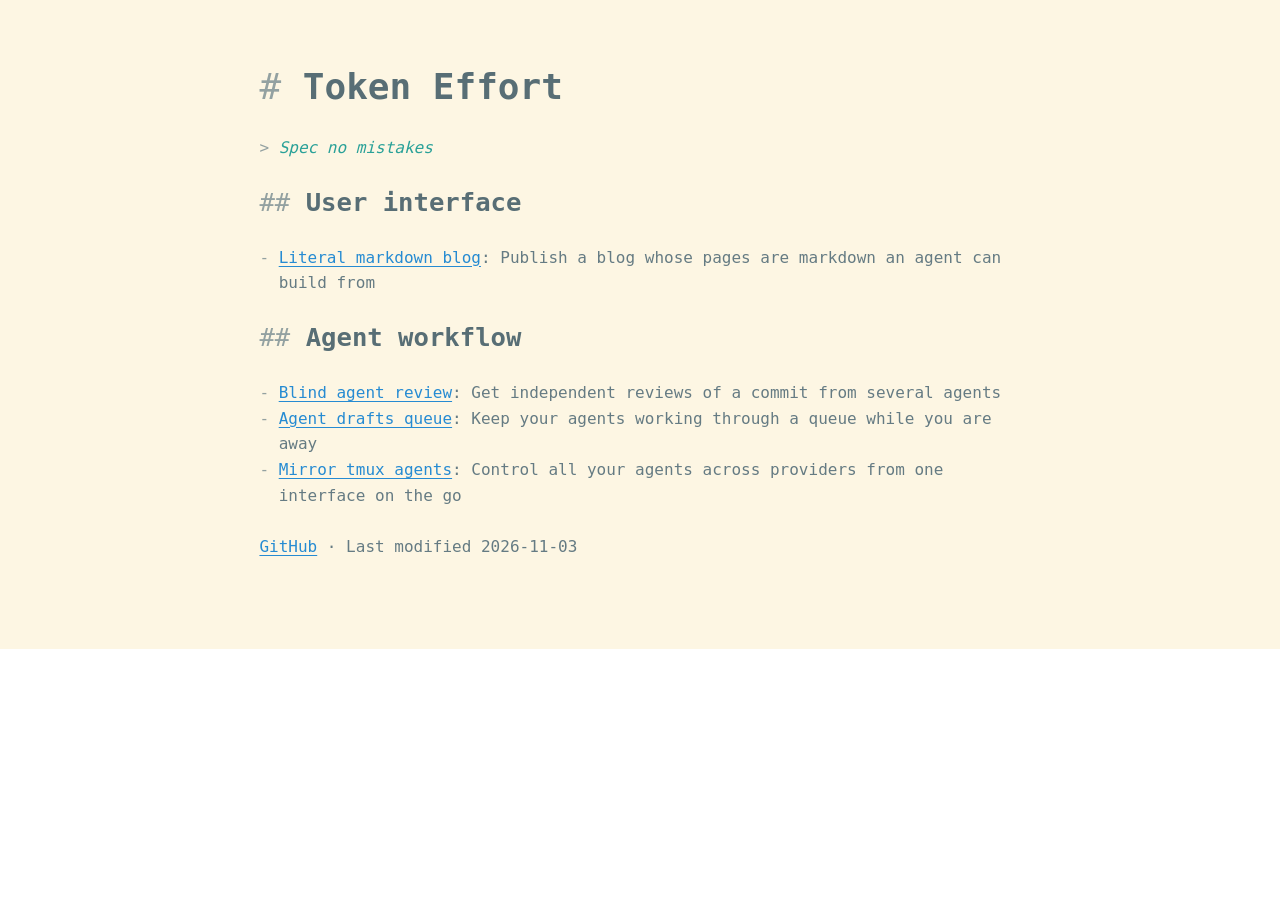
<file: index.html>
<!doctype html>
<html lang="en">
<head>
<meta charset="utf-8">
<meta name="viewport" content="width=device-width, initial-scale=1">
<title>Token Effort</title>
<link rel="alternate" type="text/markdown" href="https://pyrolistical.github.io/token-effort/index.md">
<link rel="alternate" type="application/rss+xml" href="https://pyrolistical.github.io/token-effort/feed.xml">
<link rel="stylesheet" href="https://pyrolistical.github.io/token-effort/style.ff867d752f0be8a8.css">
</head>
<body><pre>
<span class="heading-1" role="heading" aria-level="1"><span class="mark"># </span>Token Effort</span>

<span class="mark">&gt; </span><span class="quote">Spec no mistakes</span>

<span class="heading-2" role="heading" aria-level="2"><span class="mark">## </span>User interface</span>

<span class="item" style="--hang:2ch"><span class="mark">- </span><a href="https://pyrolistical.github.io/token-effort/literal-markdown-blog.html"><span class="mark">[</span>Literal markdown blog<span class="mark">](https://pyrolistical.github.io/token-effort/literal-markdown-blog.html)</span></a>: Publish a blog whose pages are markdown an agent can build from</span>

<span class="heading-2" role="heading" aria-level="2"><span class="mark">## </span>Agent workflow</span>

<span class="item" style="--hang:2ch"><span class="mark">- </span><a href="https://pyrolistical.github.io/token-effort/blind-agent-review.html"><span class="mark">[</span>Blind agent review<span class="mark">](https://pyrolistical.github.io/token-effort/blind-agent-review.html)</span></a>: Get independent reviews of a commit from several agents</span>
<span class="item" style="--hang:2ch"><span class="mark">- </span><a href="https://pyrolistical.github.io/token-effort/agent-drafts-queue.html"><span class="mark">[</span>Agent drafts queue<span class="mark">](https://pyrolistical.github.io/token-effort/agent-drafts-queue.html)</span></a>: Keep your agents working through a queue while you are away</span>
<span class="item" style="--hang:2ch"><span class="mark">- </span><a href="https://pyrolistical.github.io/token-effort/mirror-tmux-agents.html"><span class="mark">[</span>Mirror tmux agents<span class="mark">](https://pyrolistical.github.io/token-effort/mirror-tmux-agents.html)</span></a>: Control all your agents across providers from one interface on the go</span>

<a href="https://github.com/Pyrolistical/token-effort"><span class="mark">[</span>GitHub<span class="mark">](https://github.com/Pyrolistical/token-effort)</span></a> · Last modified 2026-11-03

</pre></body></html>
</file>
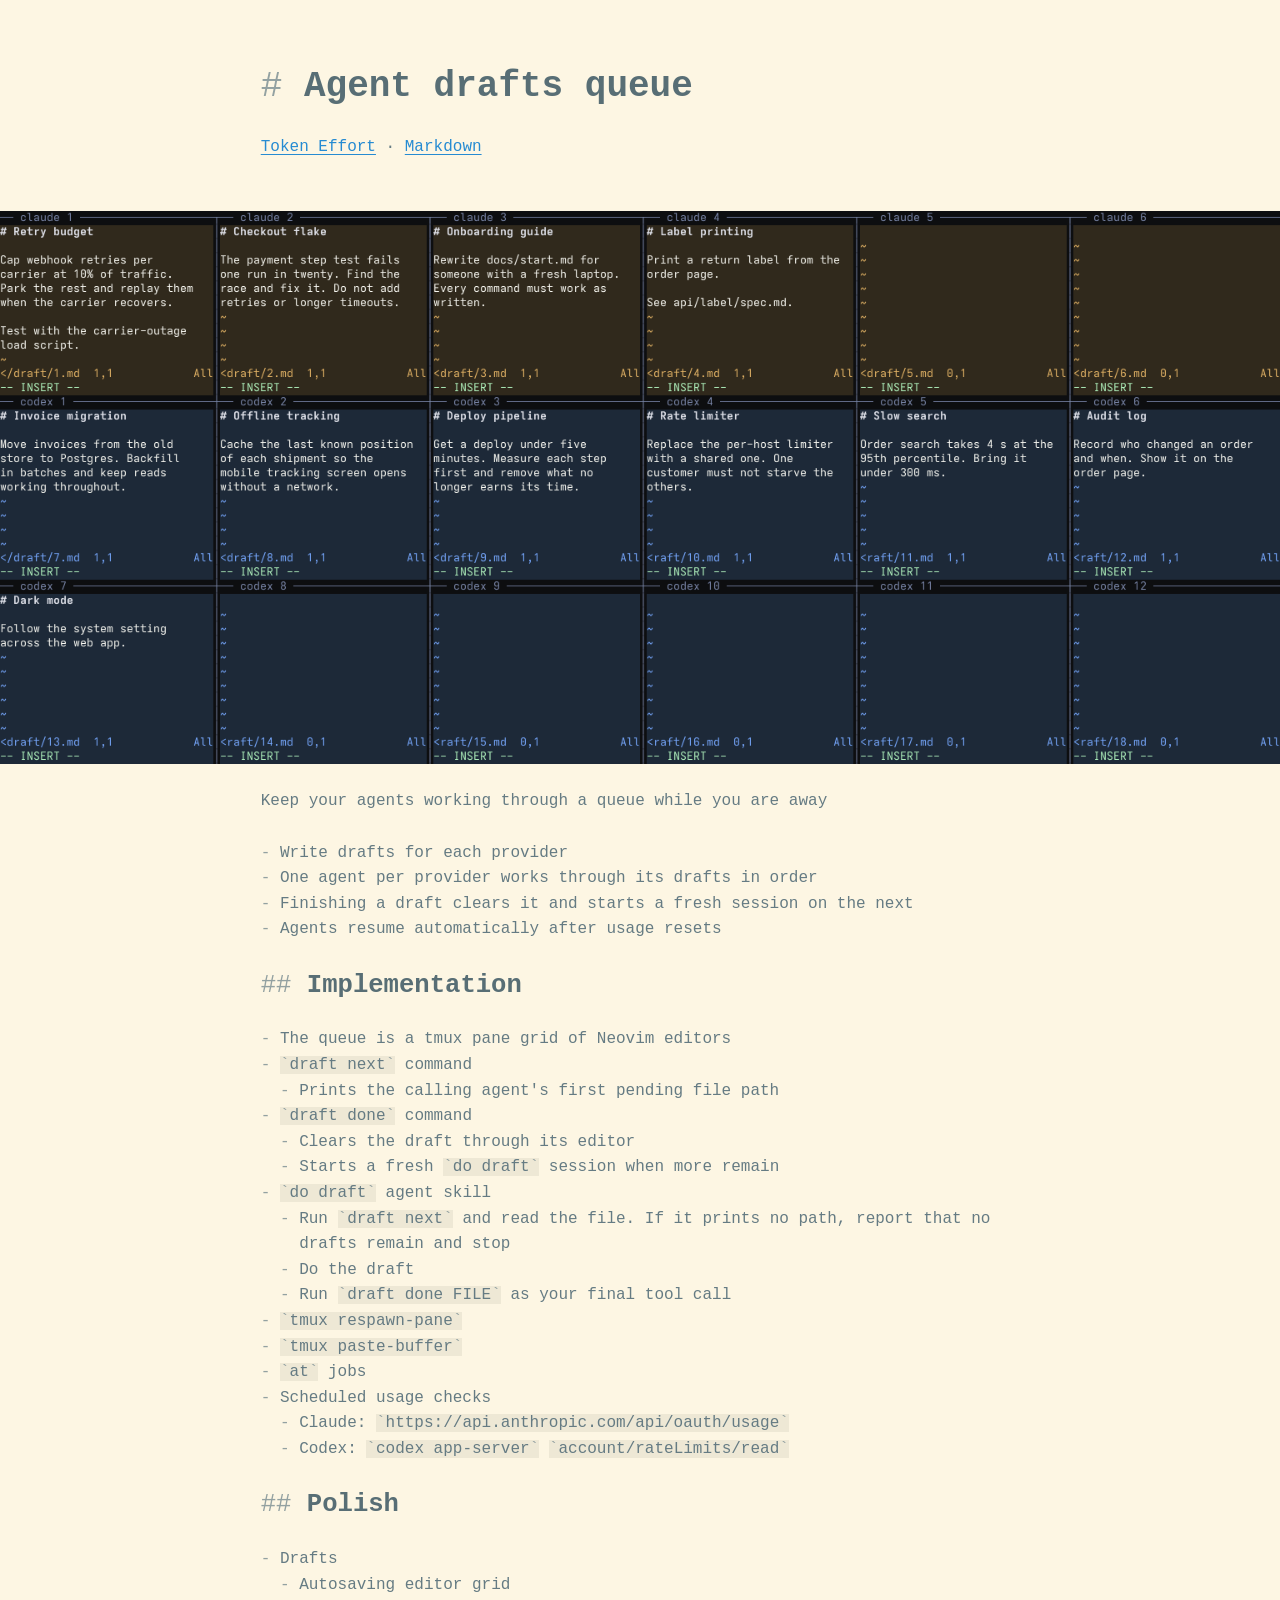
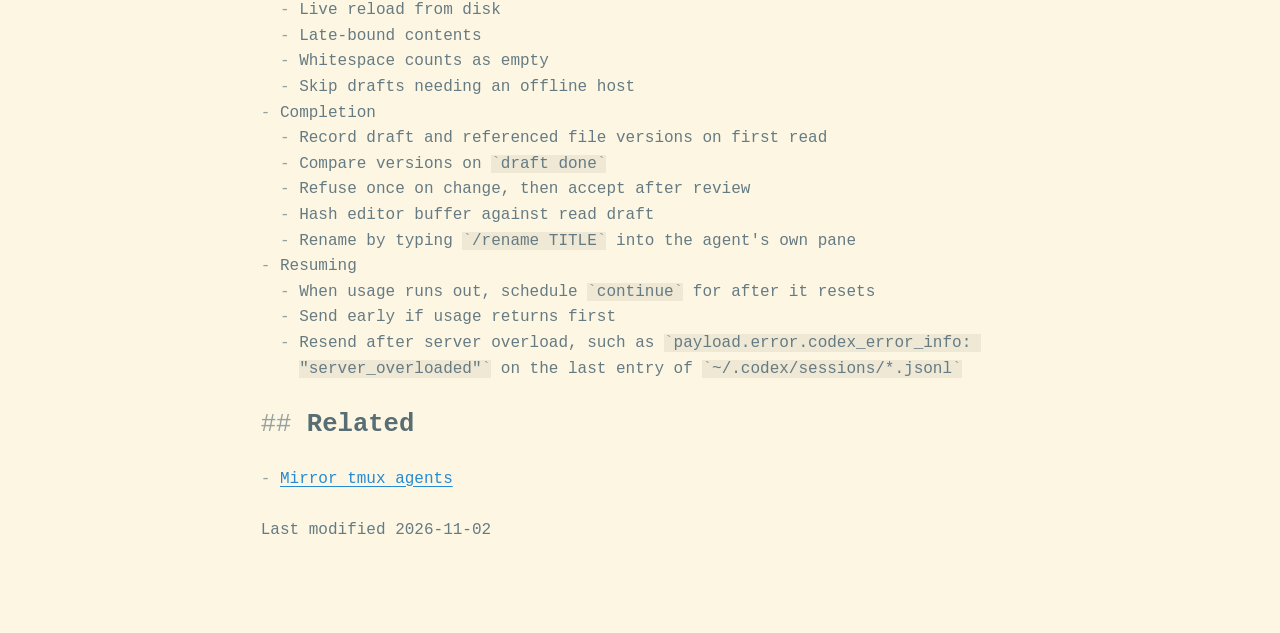
<file: agent-drafts-queue.html>
<!doctype html>
<html lang="en">
<head>
<meta charset="utf-8">
<meta name="viewport" content="width=device-width, initial-scale=1">
<title>Agent drafts queue</title>
<link rel="alternate" type="text/markdown" href="https://pyrolistical.github.io/token-effort/agent-drafts-queue.md">
<link rel="alternate" type="application/rss+xml" href="https://pyrolistical.github.io/token-effort/feed.xml">
<link rel="stylesheet" href="https://pyrolistical.github.io/token-effort/style.ff867d752f0be8a8.css">
</head>
<body><pre>
<span class="heading-1" role="heading" aria-level="1"><span class="mark"># </span>Agent drafts queue</span>

<a href="https://pyrolistical.github.io/token-effort/"><span class="mark">[</span>Token Effort<span class="mark">](https://pyrolistical.github.io/token-effort/)</span></a> · <a href="https://pyrolistical.github.io/token-effort/agent-drafts-queue.md"><span class="mark">[</span>Markdown<span class="mark">](https://pyrolistical.github.io/token-effort/agent-drafts-queue.md)</span></a>

<a href="https://pyrolistical.github.io/token-effort/agent-drafts-queue.9cde149197c8e5f1.png"><span class="mark">![Grid of draft editors grouped by provider, with fake data](https://pyrolistical.github.io/token-effort/agent-drafts-queue.9cde149197c8e5f1.png)</span><img src="https://pyrolistical.github.io/token-effort/agent-drafts-queue.9cde149197c8e5f1.png" alt="" class="landscape"></a>

Keep your agents working through a queue while you are away

<span class="item" style="--hang:2ch"><span class="mark">- </span>Write drafts for each provider</span>
<span class="item" style="--hang:2ch"><span class="mark">- </span>One agent per provider works through its drafts in order</span>
<span class="item" style="--hang:2ch"><span class="mark">- </span>Finishing a draft clears it and starts a fresh session on the next</span>
<span class="item" style="--hang:2ch"><span class="mark">- </span>Agents resume automatically after usage resets</span>

<span class="heading-2" role="heading" aria-level="2"><span class="mark">## </span>Implementation</span>

<span class="item" style="--hang:2ch"><span class="mark">- </span>The queue is a tmux pane grid of Neovim editors</span>
<span class="item" style="--hang:2ch"><span class="mark">- </span><span class="code"><span class="mark">`</span>draft next<span class="mark">`</span></span> command</span>
<span class="item" style="--hang:4ch"><span class="mark">  - </span>Prints the calling agent's first pending file path</span>
<span class="item" style="--hang:2ch"><span class="mark">- </span><span class="code"><span class="mark">`</span>draft done<span class="mark">`</span></span> command</span>
<span class="item" style="--hang:4ch"><span class="mark">  - </span>Clears the draft through its editor</span>
<span class="item" style="--hang:4ch"><span class="mark">  - </span>Starts a fresh <span class="code"><span class="mark">`</span>do draft<span class="mark">`</span></span> session when more remain</span>
<span class="item" style="--hang:2ch"><span class="mark">- </span><span class="code"><span class="mark">`</span>do draft<span class="mark">`</span></span> agent skill</span>
<span class="item" style="--hang:4ch"><span class="mark">  - </span>Run <span class="code"><span class="mark">`</span>draft next<span class="mark">`</span></span> and read the file. If it prints no path, report that no drafts remain and stop</span>
<span class="item" style="--hang:4ch"><span class="mark">  - </span>Do the draft</span>
<span class="item" style="--hang:4ch"><span class="mark">  - </span>Run <span class="code"><span class="mark">`</span>draft done FILE<span class="mark">`</span></span> as your final tool call</span>
<span class="item" style="--hang:2ch"><span class="mark">- </span><span class="code"><span class="mark">`</span>tmux respawn-pane<span class="mark">`</span></span></span>
<span class="item" style="--hang:2ch"><span class="mark">- </span><span class="code"><span class="mark">`</span>tmux paste-buffer<span class="mark">`</span></span></span>
<span class="item" style="--hang:2ch"><span class="mark">- </span><span class="code"><span class="mark">`</span>at<span class="mark">`</span></span> jobs</span>
<span class="item" style="--hang:2ch"><span class="mark">- </span>Scheduled usage checks</span>
<span class="item" style="--hang:4ch"><span class="mark">  - </span>Claude: <span class="code"><span class="mark">`</span>https://api.anthropic.com/api/oauth/usage<span class="mark">`</span></span></span>
<span class="item" style="--hang:4ch"><span class="mark">  - </span>Codex: <span class="code"><span class="mark">`</span>codex app-server<span class="mark">`</span></span> <span class="code"><span class="mark">`</span>account/rateLimits/read<span class="mark">`</span></span></span>

<span class="heading-2" role="heading" aria-level="2"><span class="mark">## </span>Polish</span>

<span class="item" style="--hang:2ch"><span class="mark">- </span>Drafts</span>
<span class="item" style="--hang:4ch"><span class="mark">  - </span>Autosaving editor grid</span>
<span class="item" style="--hang:4ch"><span class="mark">  - </span>Live reload from disk</span>
<span class="item" style="--hang:4ch"><span class="mark">  - </span>Late-bound contents</span>
<span class="item" style="--hang:4ch"><span class="mark">  - </span>Whitespace counts as empty</span>
<span class="item" style="--hang:4ch"><span class="mark">  - </span>Skip drafts needing an offline host</span>
<span class="item" style="--hang:2ch"><span class="mark">- </span>Completion</span>
<span class="item" style="--hang:4ch"><span class="mark">  - </span>Record draft and referenced file versions on first read</span>
<span class="item" style="--hang:4ch"><span class="mark">  - </span>Compare versions on <span class="code"><span class="mark">`</span>draft done<span class="mark">`</span></span></span>
<span class="item" style="--hang:4ch"><span class="mark">  - </span>Refuse once on change, then accept after review</span>
<span class="item" style="--hang:4ch"><span class="mark">  - </span>Hash editor buffer against read draft</span>
<span class="item" style="--hang:4ch"><span class="mark">  - </span>Rename by typing <span class="code"><span class="mark">`</span>/rename TITLE<span class="mark">`</span></span> into the agent's own pane</span>
<span class="item" style="--hang:2ch"><span class="mark">- </span>Resuming</span>
<span class="item" style="--hang:4ch"><span class="mark">  - </span>When usage runs out, schedule <span class="code"><span class="mark">`</span>continue<span class="mark">`</span></span> for after it resets</span>
<span class="item" style="--hang:4ch"><span class="mark">  - </span>Send early if usage returns first</span>
<span class="item" style="--hang:4ch"><span class="mark">  - </span>Resend after server overload, such as <span class="code"><span class="mark">`</span>payload.error.codex_error_info: "server_overloaded"<span class="mark">`</span></span> on the last entry of <span class="code"><span class="mark">`</span>~/.codex/sessions/*.jsonl<span class="mark">`</span></span></span>

<span class="heading-2" role="heading" aria-level="2"><span class="mark">## </span>Related</span>

<span class="item" style="--hang:2ch"><span class="mark">- </span><a href="https://pyrolistical.github.io/token-effort/mirror-tmux-agents.html"><span class="mark">[</span>Mirror tmux agents<span class="mark">](https://pyrolistical.github.io/token-effort/mirror-tmux-agents.html)</span></a></span>

Last modified 2026-11-02

</pre></body></html>
</file>
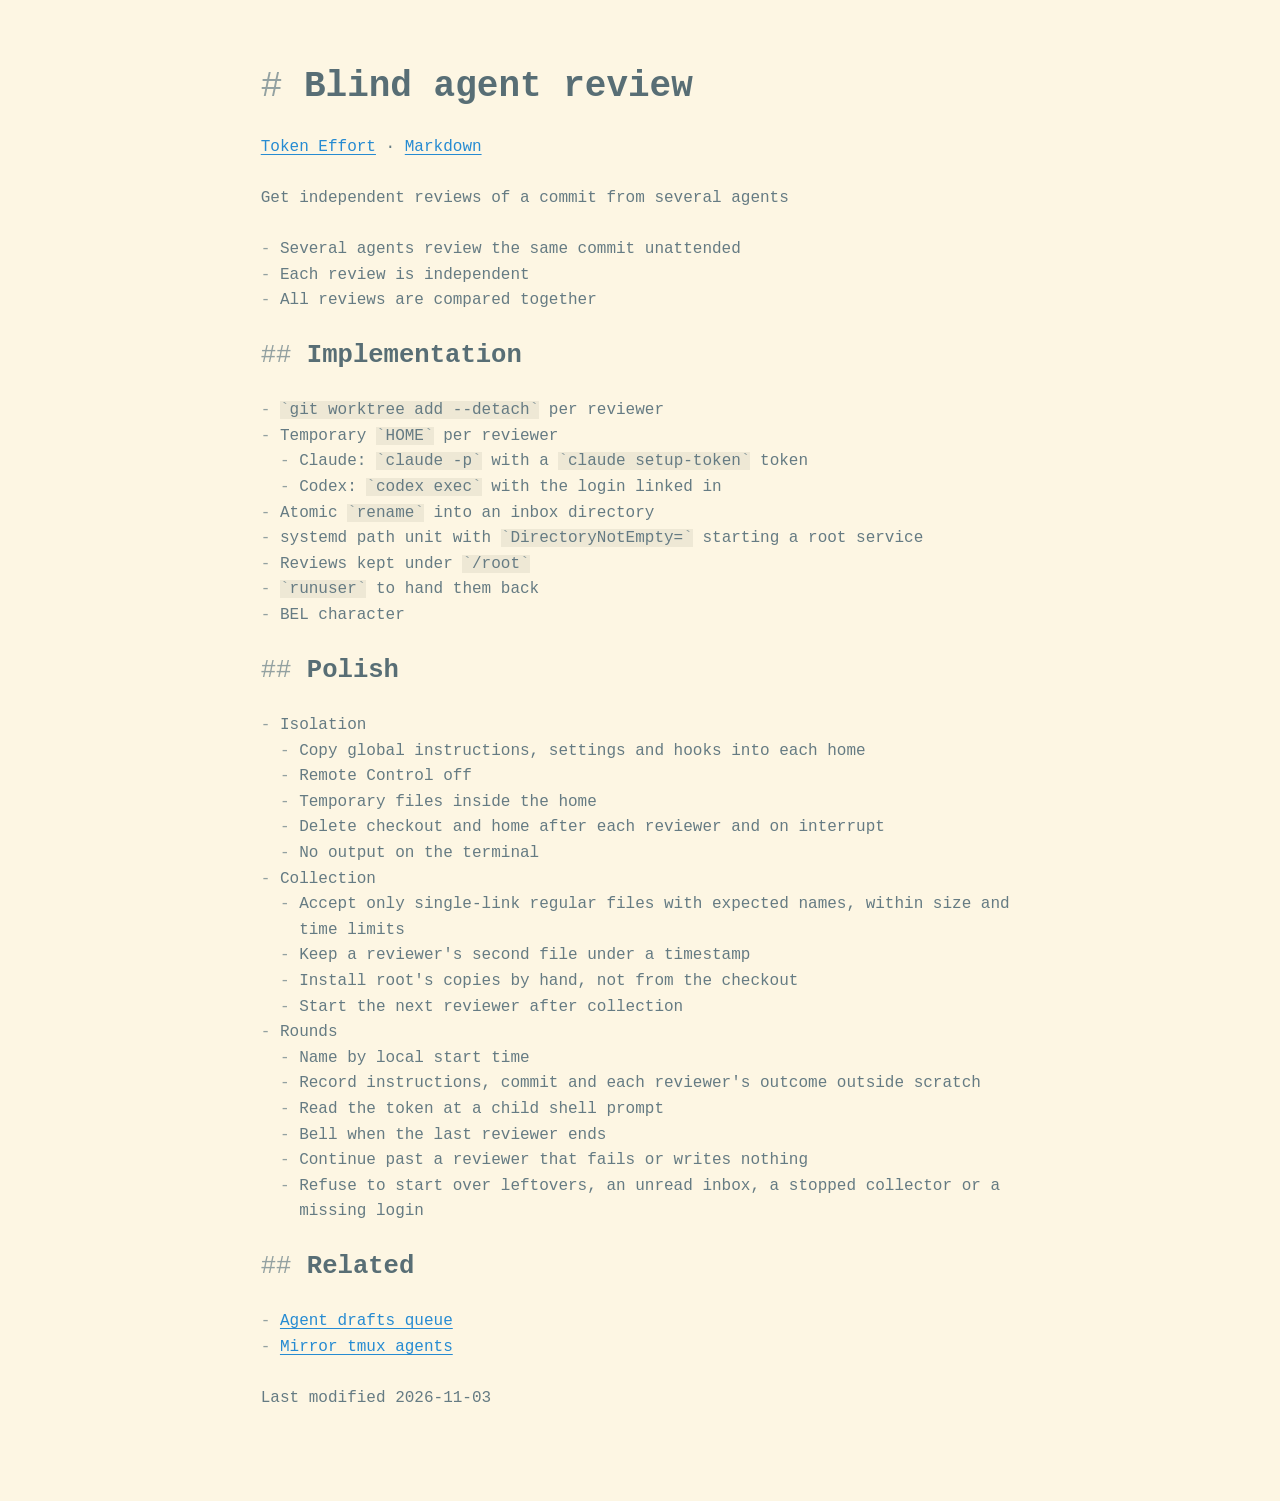
<file: blind-agent-review.html>
<!doctype html>
<html lang="en">
<head>
<meta charset="utf-8">
<meta name="viewport" content="width=device-width, initial-scale=1">
<title>Blind agent review</title>
<link rel="alternate" type="text/markdown" href="https://pyrolistical.github.io/token-effort/blind-agent-review.md">
<link rel="alternate" type="application/rss+xml" href="https://pyrolistical.github.io/token-effort/feed.xml">
<link rel="stylesheet" href="https://pyrolistical.github.io/token-effort/style.ff867d752f0be8a8.css">
</head>
<body><pre>
<span class="heading-1" role="heading" aria-level="1"><span class="mark"># </span>Blind agent review</span>

<a href="https://pyrolistical.github.io/token-effort/"><span class="mark">[</span>Token Effort<span class="mark">](https://pyrolistical.github.io/token-effort/)</span></a> · <a href="https://pyrolistical.github.io/token-effort/blind-agent-review.md"><span class="mark">[</span>Markdown<span class="mark">](https://pyrolistical.github.io/token-effort/blind-agent-review.md)</span></a>

Get independent reviews of a commit from several agents

<span class="item" style="--hang:2ch"><span class="mark">- </span>Several agents review the same commit unattended</span>
<span class="item" style="--hang:2ch"><span class="mark">- </span>Each review is independent</span>
<span class="item" style="--hang:2ch"><span class="mark">- </span>All reviews are compared together</span>

<span class="heading-2" role="heading" aria-level="2"><span class="mark">## </span>Implementation</span>

<span class="item" style="--hang:2ch"><span class="mark">- </span><span class="code"><span class="mark">`</span>git worktree add --detach<span class="mark">`</span></span> per reviewer</span>
<span class="item" style="--hang:2ch"><span class="mark">- </span>Temporary <span class="code"><span class="mark">`</span>HOME<span class="mark">`</span></span> per reviewer</span>
<span class="item" style="--hang:4ch"><span class="mark">  - </span>Claude: <span class="code"><span class="mark">`</span>claude -p<span class="mark">`</span></span> with a <span class="code"><span class="mark">`</span>claude setup-token<span class="mark">`</span></span> token</span>
<span class="item" style="--hang:4ch"><span class="mark">  - </span>Codex: <span class="code"><span class="mark">`</span>codex exec<span class="mark">`</span></span> with the login linked in</span>
<span class="item" style="--hang:2ch"><span class="mark">- </span>Atomic <span class="code"><span class="mark">`</span>rename<span class="mark">`</span></span> into an inbox directory</span>
<span class="item" style="--hang:2ch"><span class="mark">- </span>systemd path unit with <span class="code"><span class="mark">`</span>DirectoryNotEmpty=<span class="mark">`</span></span> starting a root service</span>
<span class="item" style="--hang:2ch"><span class="mark">- </span>Reviews kept under <span class="code"><span class="mark">`</span>/root<span class="mark">`</span></span></span>
<span class="item" style="--hang:2ch"><span class="mark">- </span><span class="code"><span class="mark">`</span>runuser<span class="mark">`</span></span> to hand them back</span>
<span class="item" style="--hang:2ch"><span class="mark">- </span>BEL character</span>

<span class="heading-2" role="heading" aria-level="2"><span class="mark">## </span>Polish</span>

<span class="item" style="--hang:2ch"><span class="mark">- </span>Isolation</span>
<span class="item" style="--hang:4ch"><span class="mark">  - </span>Copy global instructions, settings and hooks into each home</span>
<span class="item" style="--hang:4ch"><span class="mark">  - </span>Remote Control off</span>
<span class="item" style="--hang:4ch"><span class="mark">  - </span>Temporary files inside the home</span>
<span class="item" style="--hang:4ch"><span class="mark">  - </span>Delete checkout and home after each reviewer and on interrupt</span>
<span class="item" style="--hang:4ch"><span class="mark">  - </span>No output on the terminal</span>
<span class="item" style="--hang:2ch"><span class="mark">- </span>Collection</span>
<span class="item" style="--hang:4ch"><span class="mark">  - </span>Accept only single-link regular files with expected names, within size and time limits</span>
<span class="item" style="--hang:4ch"><span class="mark">  - </span>Keep a reviewer's second file under a timestamp</span>
<span class="item" style="--hang:4ch"><span class="mark">  - </span>Install root's copies by hand, not from the checkout</span>
<span class="item" style="--hang:4ch"><span class="mark">  - </span>Start the next reviewer after collection</span>
<span class="item" style="--hang:2ch"><span class="mark">- </span>Rounds</span>
<span class="item" style="--hang:4ch"><span class="mark">  - </span>Name by local start time</span>
<span class="item" style="--hang:4ch"><span class="mark">  - </span>Record instructions, commit and each reviewer's outcome outside scratch</span>
<span class="item" style="--hang:4ch"><span class="mark">  - </span>Read the token at a child shell prompt</span>
<span class="item" style="--hang:4ch"><span class="mark">  - </span>Bell when the last reviewer ends</span>
<span class="item" style="--hang:4ch"><span class="mark">  - </span>Continue past a reviewer that fails or writes nothing</span>
<span class="item" style="--hang:4ch"><span class="mark">  - </span>Refuse to start over leftovers, an unread inbox, a stopped collector or a missing login</span>

<span class="heading-2" role="heading" aria-level="2"><span class="mark">## </span>Related</span>

<span class="item" style="--hang:2ch"><span class="mark">- </span><a href="https://pyrolistical.github.io/token-effort/agent-drafts-queue.html"><span class="mark">[</span>Agent drafts queue<span class="mark">](https://pyrolistical.github.io/token-effort/agent-drafts-queue.html)</span></a></span>
<span class="item" style="--hang:2ch"><span class="mark">- </span><a href="https://pyrolistical.github.io/token-effort/mirror-tmux-agents.html"><span class="mark">[</span>Mirror tmux agents<span class="mark">](https://pyrolistical.github.io/token-effort/mirror-tmux-agents.html)</span></a></span>

Last modified 2026-11-03

</pre></body></html>
</file>
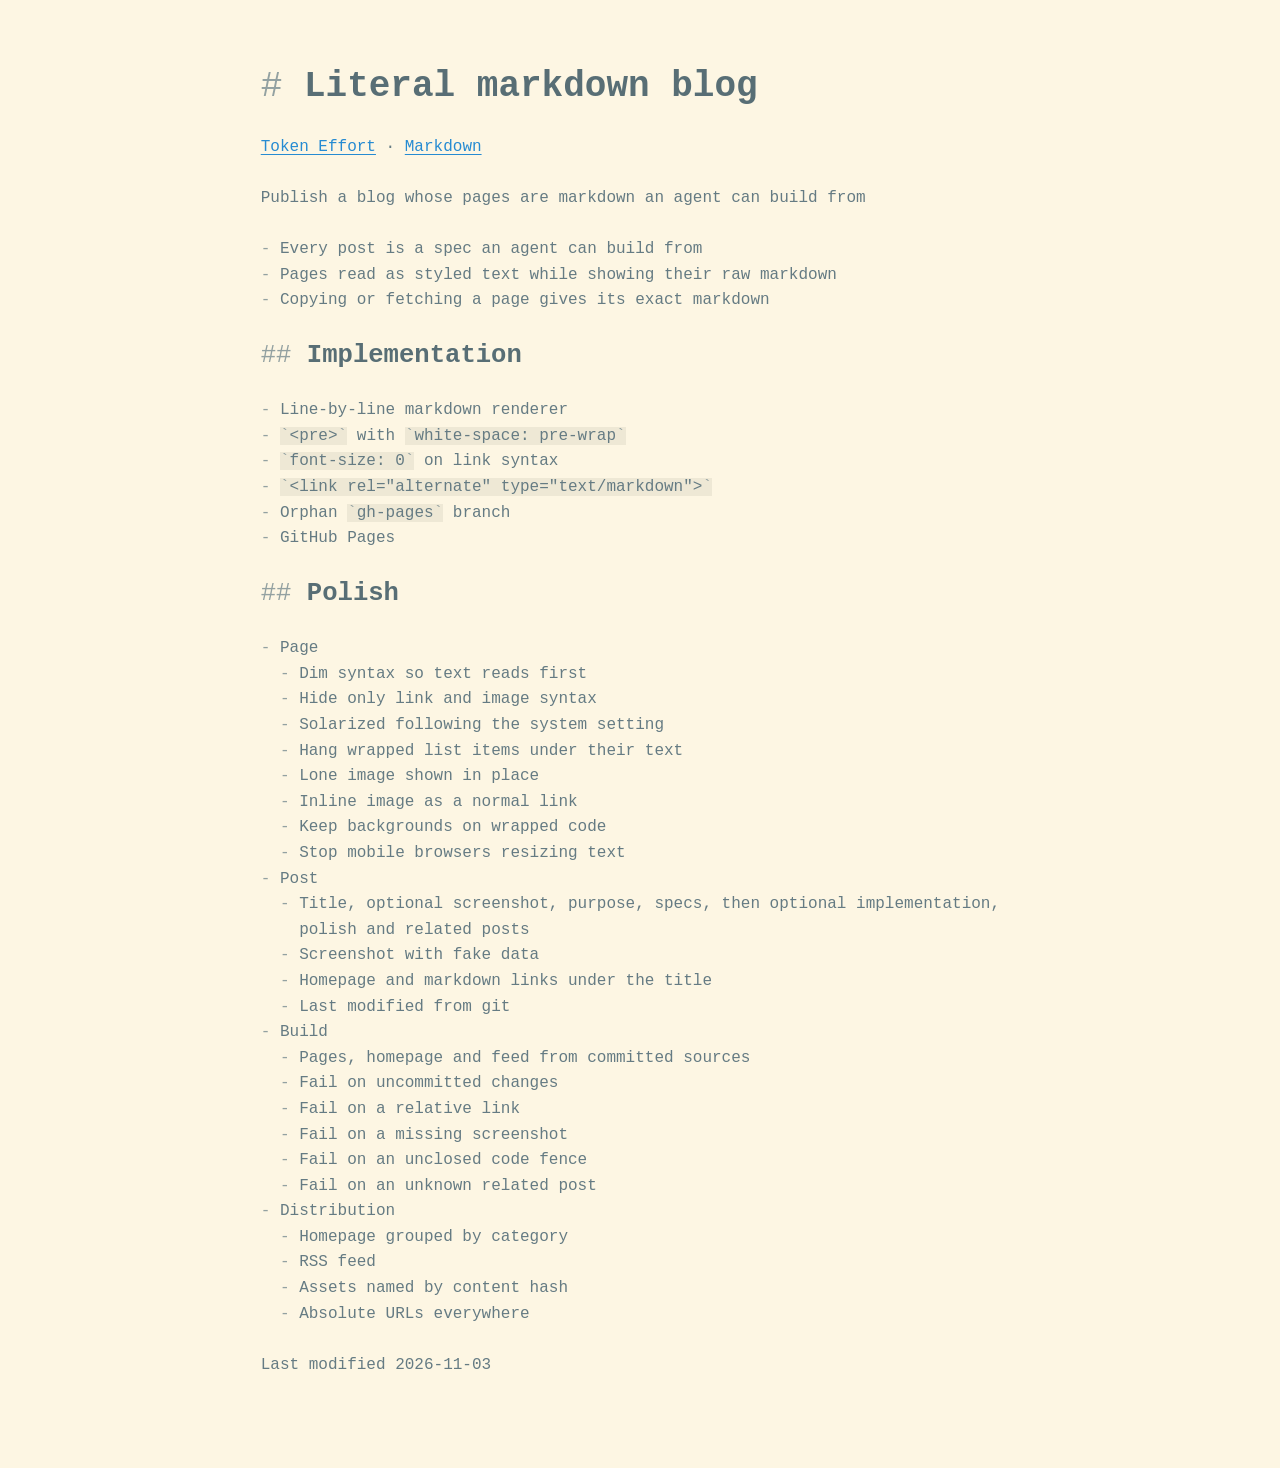
<file: literal-markdown-blog.html>
<!doctype html>
<html lang="en">
<head>
<meta charset="utf-8">
<meta name="viewport" content="width=device-width, initial-scale=1">
<title>Literal markdown blog</title>
<link rel="alternate" type="text/markdown" href="https://pyrolistical.github.io/token-effort/literal-markdown-blog.md">
<link rel="alternate" type="application/rss+xml" href="https://pyrolistical.github.io/token-effort/feed.xml">
<link rel="stylesheet" href="https://pyrolistical.github.io/token-effort/style.ff867d752f0be8a8.css">
</head>
<body><pre>
<span class="heading-1" role="heading" aria-level="1"><span class="mark"># </span>Literal markdown blog</span>

<a href="https://pyrolistical.github.io/token-effort/"><span class="mark">[</span>Token Effort<span class="mark">](https://pyrolistical.github.io/token-effort/)</span></a> · <a href="https://pyrolistical.github.io/token-effort/literal-markdown-blog.md"><span class="mark">[</span>Markdown<span class="mark">](https://pyrolistical.github.io/token-effort/literal-markdown-blog.md)</span></a>

Publish a blog whose pages are markdown an agent can build from

<span class="item" style="--hang:2ch"><span class="mark">- </span>Every post is a spec an agent can build from</span>
<span class="item" style="--hang:2ch"><span class="mark">- </span>Pages read as styled text while showing their raw markdown</span>
<span class="item" style="--hang:2ch"><span class="mark">- </span>Copying or fetching a page gives its exact markdown</span>

<span class="heading-2" role="heading" aria-level="2"><span class="mark">## </span>Implementation</span>

<span class="item" style="--hang:2ch"><span class="mark">- </span>Line-by-line markdown renderer</span>
<span class="item" style="--hang:2ch"><span class="mark">- </span><span class="code"><span class="mark">`</span>&lt;pre&gt;<span class="mark">`</span></span> with <span class="code"><span class="mark">`</span>white-space: pre-wrap<span class="mark">`</span></span></span>
<span class="item" style="--hang:2ch"><span class="mark">- </span><span class="code"><span class="mark">`</span>font-size: 0<span class="mark">`</span></span> on link syntax</span>
<span class="item" style="--hang:2ch"><span class="mark">- </span><span class="code"><span class="mark">`</span>&lt;link rel="alternate" type="text/markdown"&gt;<span class="mark">`</span></span></span>
<span class="item" style="--hang:2ch"><span class="mark">- </span>Orphan <span class="code"><span class="mark">`</span>gh-pages<span class="mark">`</span></span> branch</span>
<span class="item" style="--hang:2ch"><span class="mark">- </span>GitHub Pages</span>

<span class="heading-2" role="heading" aria-level="2"><span class="mark">## </span>Polish</span>

<span class="item" style="--hang:2ch"><span class="mark">- </span>Page</span>
<span class="item" style="--hang:4ch"><span class="mark">  - </span>Dim syntax so text reads first</span>
<span class="item" style="--hang:4ch"><span class="mark">  - </span>Hide only link and image syntax</span>
<span class="item" style="--hang:4ch"><span class="mark">  - </span>Solarized following the system setting</span>
<span class="item" style="--hang:4ch"><span class="mark">  - </span>Hang wrapped list items under their text</span>
<span class="item" style="--hang:4ch"><span class="mark">  - </span>Lone image shown in place</span>
<span class="item" style="--hang:4ch"><span class="mark">  - </span>Inline image as a normal link</span>
<span class="item" style="--hang:4ch"><span class="mark">  - </span>Keep backgrounds on wrapped code</span>
<span class="item" style="--hang:4ch"><span class="mark">  - </span>Stop mobile browsers resizing text</span>
<span class="item" style="--hang:2ch"><span class="mark">- </span>Post</span>
<span class="item" style="--hang:4ch"><span class="mark">  - </span>Title, optional screenshot, purpose, specs, then optional implementation, polish and related posts</span>
<span class="item" style="--hang:4ch"><span class="mark">  - </span>Screenshot with fake data</span>
<span class="item" style="--hang:4ch"><span class="mark">  - </span>Homepage and markdown links under the title</span>
<span class="item" style="--hang:4ch"><span class="mark">  - </span>Last modified from git</span>
<span class="item" style="--hang:2ch"><span class="mark">- </span>Build</span>
<span class="item" style="--hang:4ch"><span class="mark">  - </span>Pages, homepage and feed from committed sources</span>
<span class="item" style="--hang:4ch"><span class="mark">  - </span>Fail on uncommitted changes</span>
<span class="item" style="--hang:4ch"><span class="mark">  - </span>Fail on a relative link</span>
<span class="item" style="--hang:4ch"><span class="mark">  - </span>Fail on a missing screenshot</span>
<span class="item" style="--hang:4ch"><span class="mark">  - </span>Fail on an unclosed code fence</span>
<span class="item" style="--hang:4ch"><span class="mark">  - </span>Fail on an unknown related post</span>
<span class="item" style="--hang:2ch"><span class="mark">- </span>Distribution</span>
<span class="item" style="--hang:4ch"><span class="mark">  - </span>Homepage grouped by category</span>
<span class="item" style="--hang:4ch"><span class="mark">  - </span>RSS feed</span>
<span class="item" style="--hang:4ch"><span class="mark">  - </span>Assets named by content hash</span>
<span class="item" style="--hang:4ch"><span class="mark">  - </span>Absolute URLs everywhere</span>

Last modified 2026-11-03

</pre></body></html>
</file>
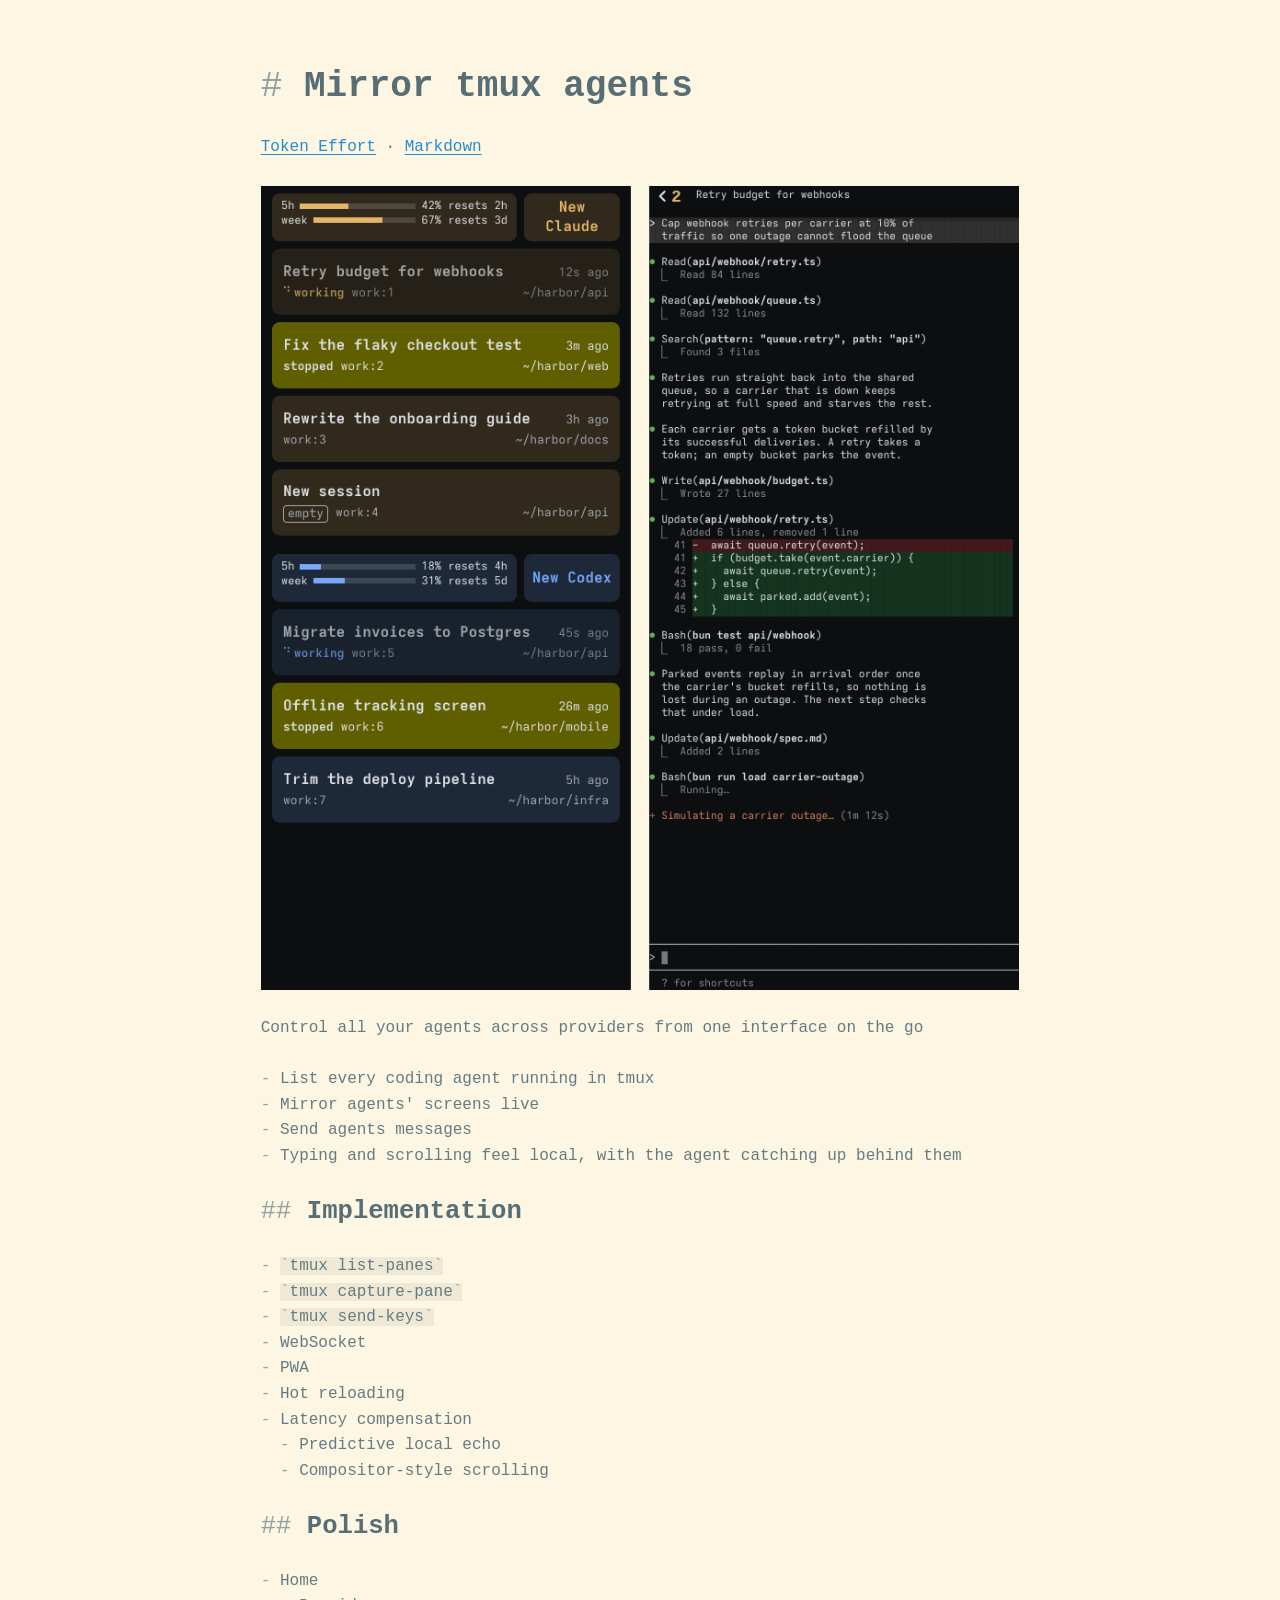
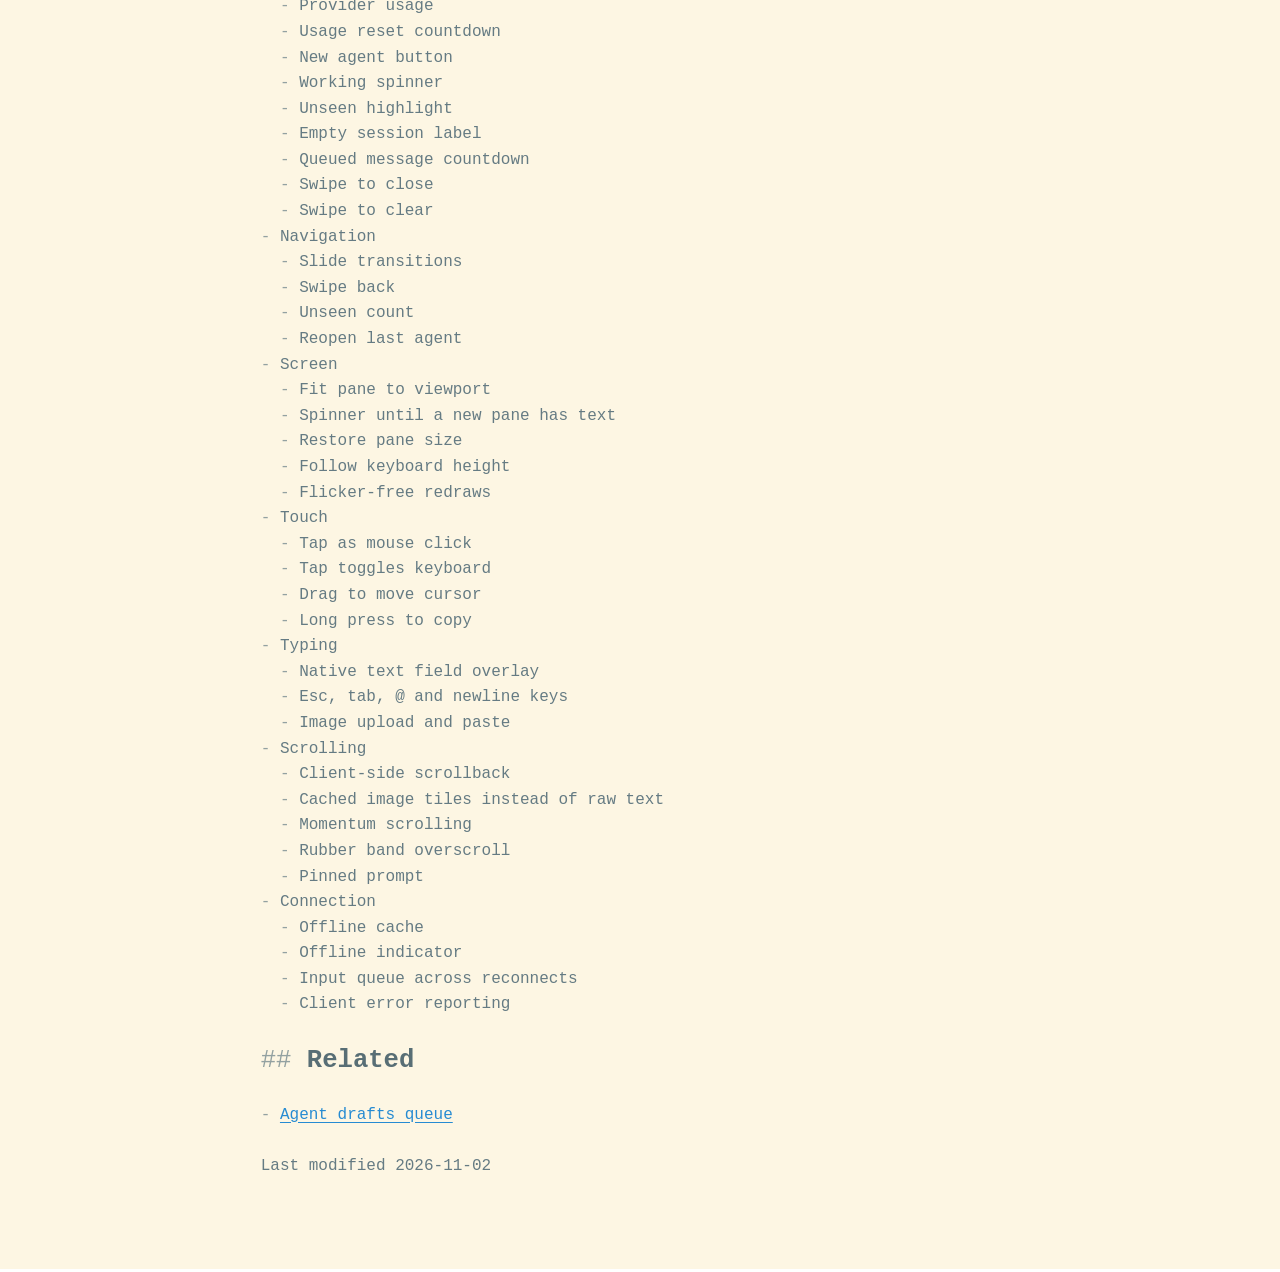
<file: mirror-tmux-agents.html>
<!doctype html>
<html lang="en">
<head>
<meta charset="utf-8">
<meta name="viewport" content="width=device-width, initial-scale=1">
<title>Mirror tmux agents</title>
<link rel="alternate" type="text/markdown" href="https://pyrolistical.github.io/token-effort/mirror-tmux-agents.md">
<link rel="alternate" type="application/rss+xml" href="https://pyrolistical.github.io/token-effort/feed.xml">
<link rel="stylesheet" href="https://pyrolistical.github.io/token-effort/style.ff867d752f0be8a8.css">
</head>
<body><pre>
<span class="heading-1" role="heading" aria-level="1"><span class="mark"># </span>Mirror tmux agents</span>

<a href="https://pyrolistical.github.io/token-effort/"><span class="mark">[</span>Token Effort<span class="mark">](https://pyrolistical.github.io/token-effort/)</span></a> · <a href="https://pyrolistical.github.io/token-effort/mirror-tmux-agents.md"><span class="mark">[</span>Markdown<span class="mark">](https://pyrolistical.github.io/token-effort/mirror-tmux-agents.md)</span></a>

<a href="https://pyrolistical.github.io/token-effort/mirror-tmux-agents.65fac3952a753aaf.png"><span class="mark">![Agent list beside an open agent, with fake data](https://pyrolistical.github.io/token-effort/mirror-tmux-agents.65fac3952a753aaf.png)</span><img src="https://pyrolistical.github.io/token-effort/mirror-tmux-agents.65fac3952a753aaf.png" alt=""></a>

Control all your agents across providers from one interface on the go

<span class="item" style="--hang:2ch"><span class="mark">- </span>List every coding agent running in tmux</span>
<span class="item" style="--hang:2ch"><span class="mark">- </span>Mirror agents' screens live</span>
<span class="item" style="--hang:2ch"><span class="mark">- </span>Send agents messages</span>
<span class="item" style="--hang:2ch"><span class="mark">- </span>Typing and scrolling feel local, with the agent catching up behind them</span>

<span class="heading-2" role="heading" aria-level="2"><span class="mark">## </span>Implementation</span>

<span class="item" style="--hang:2ch"><span class="mark">- </span><span class="code"><span class="mark">`</span>tmux list-panes<span class="mark">`</span></span></span>
<span class="item" style="--hang:2ch"><span class="mark">- </span><span class="code"><span class="mark">`</span>tmux capture-pane<span class="mark">`</span></span></span>
<span class="item" style="--hang:2ch"><span class="mark">- </span><span class="code"><span class="mark">`</span>tmux send-keys<span class="mark">`</span></span></span>
<span class="item" style="--hang:2ch"><span class="mark">- </span>WebSocket</span>
<span class="item" style="--hang:2ch"><span class="mark">- </span>PWA</span>
<span class="item" style="--hang:2ch"><span class="mark">- </span>Hot reloading</span>
<span class="item" style="--hang:2ch"><span class="mark">- </span>Latency compensation</span>
<span class="item" style="--hang:4ch"><span class="mark">  - </span>Predictive local echo</span>
<span class="item" style="--hang:4ch"><span class="mark">  - </span>Compositor-style scrolling</span>

<span class="heading-2" role="heading" aria-level="2"><span class="mark">## </span>Polish</span>

<span class="item" style="--hang:2ch"><span class="mark">- </span>Home</span>
<span class="item" style="--hang:4ch"><span class="mark">  - </span>Provider usage</span>
<span class="item" style="--hang:4ch"><span class="mark">  - </span>Usage reset countdown</span>
<span class="item" style="--hang:4ch"><span class="mark">  - </span>New agent button</span>
<span class="item" style="--hang:4ch"><span class="mark">  - </span>Working spinner</span>
<span class="item" style="--hang:4ch"><span class="mark">  - </span>Unseen highlight</span>
<span class="item" style="--hang:4ch"><span class="mark">  - </span>Empty session label</span>
<span class="item" style="--hang:4ch"><span class="mark">  - </span>Queued message countdown</span>
<span class="item" style="--hang:4ch"><span class="mark">  - </span>Swipe to close</span>
<span class="item" style="--hang:4ch"><span class="mark">  - </span>Swipe to clear</span>
<span class="item" style="--hang:2ch"><span class="mark">- </span>Navigation</span>
<span class="item" style="--hang:4ch"><span class="mark">  - </span>Slide transitions</span>
<span class="item" style="--hang:4ch"><span class="mark">  - </span>Swipe back</span>
<span class="item" style="--hang:4ch"><span class="mark">  - </span>Unseen count</span>
<span class="item" style="--hang:4ch"><span class="mark">  - </span>Reopen last agent</span>
<span class="item" style="--hang:2ch"><span class="mark">- </span>Screen</span>
<span class="item" style="--hang:4ch"><span class="mark">  - </span>Fit pane to viewport</span>
<span class="item" style="--hang:4ch"><span class="mark">  - </span>Spinner until a new pane has text</span>
<span class="item" style="--hang:4ch"><span class="mark">  - </span>Restore pane size</span>
<span class="item" style="--hang:4ch"><span class="mark">  - </span>Follow keyboard height</span>
<span class="item" style="--hang:4ch"><span class="mark">  - </span>Flicker-free redraws</span>
<span class="item" style="--hang:2ch"><span class="mark">- </span>Touch</span>
<span class="item" style="--hang:4ch"><span class="mark">  - </span>Tap as mouse click</span>
<span class="item" style="--hang:4ch"><span class="mark">  - </span>Tap toggles keyboard</span>
<span class="item" style="--hang:4ch"><span class="mark">  - </span>Drag to move cursor</span>
<span class="item" style="--hang:4ch"><span class="mark">  - </span>Long press to copy</span>
<span class="item" style="--hang:2ch"><span class="mark">- </span>Typing</span>
<span class="item" style="--hang:4ch"><span class="mark">  - </span>Native text field overlay</span>
<span class="item" style="--hang:4ch"><span class="mark">  - </span>Esc, tab, @ and newline keys</span>
<span class="item" style="--hang:4ch"><span class="mark">  - </span>Image upload and paste</span>
<span class="item" style="--hang:2ch"><span class="mark">- </span>Scrolling</span>
<span class="item" style="--hang:4ch"><span class="mark">  - </span>Client-side scrollback</span>
<span class="item" style="--hang:4ch"><span class="mark">  - </span>Cached image tiles instead of raw text</span>
<span class="item" style="--hang:4ch"><span class="mark">  - </span>Momentum scrolling</span>
<span class="item" style="--hang:4ch"><span class="mark">  - </span>Rubber band overscroll</span>
<span class="item" style="--hang:4ch"><span class="mark">  - </span>Pinned prompt</span>
<span class="item" style="--hang:2ch"><span class="mark">- </span>Connection</span>
<span class="item" style="--hang:4ch"><span class="mark">  - </span>Offline cache</span>
<span class="item" style="--hang:4ch"><span class="mark">  - </span>Offline indicator</span>
<span class="item" style="--hang:4ch"><span class="mark">  - </span>Input queue across reconnects</span>
<span class="item" style="--hang:4ch"><span class="mark">  - </span>Client error reporting</span>

<span class="heading-2" role="heading" aria-level="2"><span class="mark">## </span>Related</span>

<span class="item" style="--hang:2ch"><span class="mark">- </span><a href="https://pyrolistical.github.io/token-effort/agent-drafts-queue.html"><span class="mark">[</span>Agent drafts queue<span class="mark">](https://pyrolistical.github.io/token-effort/agent-drafts-queue.html)</span></a></span>

Last modified 2026-11-02

</pre></body></html>
</file>
